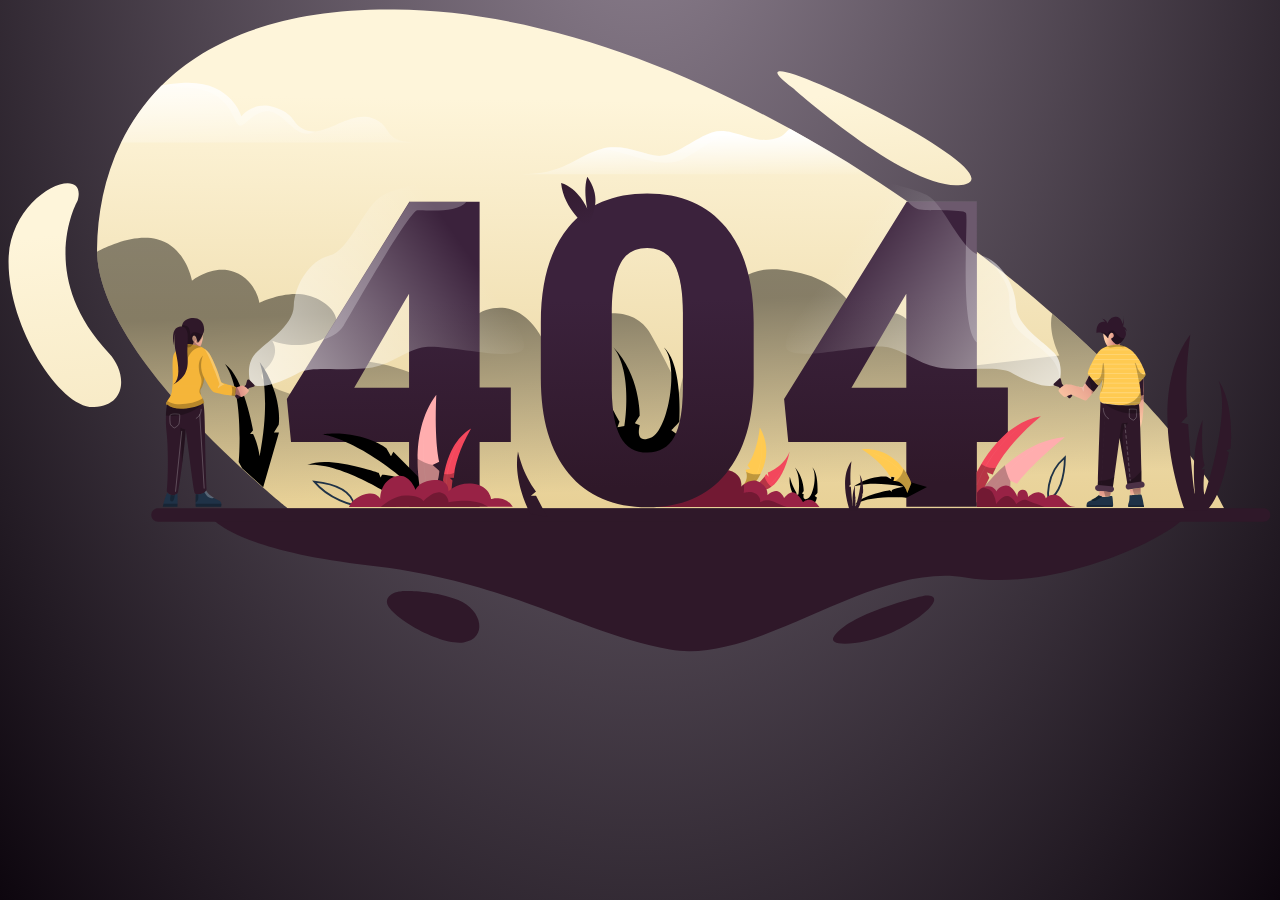
<file: pages/404wild.html>
<!DOCTYPE html>
<html lang="en">
<head>
    <meta charset="UTF-8">
    <meta name="viewport" content="width=device-width, initial-scale=1.0">
    <title>PROYEK 3</title>
    <link rel="stylesheet" href="../css/404wild.css">
</head>
<body>
    <a target="_blank" href="https://codepen.io/uiswarup/full/bGOWKqg">
        <div class="container">
        <div class="row">
          <div class="col-sm-12 col-md-12 mt-5 mb-5">
            <svg width="100%" height="auto" viewBox="0 0 636 324" fill="none" xmlns="http://www.w3.org/2000/svg">
      <g id="OBJECTS">
      <g id="Group">
      <path id="Vector" d="M101.3 255.2C101.3 255.2 111.1 272.6 181.8 280.5C252.5 288.4 288.2 314.9 333.1 322.8C378 330.7 433.6 278.5 481.8 286.5C530 294.4 588.2 264.2 592.8 255.2H101.3Z" fill="#2F1829"/>
      <path id="Vector_2" d="M611.9 251.7H601.4L140.8 251.8C140.8 251.8 136.1 248.1 128.9 241.8C125.8 239.1 122.2 235.9 118.3 232.3C116.9 231 115.4 229.6 113.9 228.2C100.2 215.3 83.6 198.2 70.1 180.1C55.9 161 45.1 140.6 44.8 122.6C44.8 122.2 44.8 121.8 44.8 121.4C45 104 48.4 85.1 56.9 67.7C61.9 57.5 68.5 47.8 77.3 39C100.1 16.2 137.1 0.300011 194.5 0.800011C261.4 1.30001 330.8 26.3 393.5 60.8C406.6 68 419.4 75.7 431.9 83.6C441.1 89.5 450.1 95.5 458.8 101.6C483.1 118.6 505.6 136.4 525.5 153.8C570.6 193.1 602.3 230.4 611.9 251.7Z" fill="url(#paint0_linear)"/>
      <path id="Vector_3" opacity="0.45" d="M611.9 251.7H601.4L140.8 251.8C140.8 251.8 136.1 248.1 128.9 241.8C125.8 239.1 122.2 235.9 118.3 232.3C116.9 231 115.4 229.6 113.9 228.2C100.2 215.3 83.6 198.2 70.1 180.1C55.9 161 45.1 140.6 44.8 122.6C50.5 119.6 63.9 113.5 75 116.3C89.5 119.9 92.6 137.2 92.6 137.2C92.6 137.2 103 128.8 113.9 132.8C124.8 136.8 126.5 148.4 126.5 148.4C126.5 148.4 139.4 141.8 150.9 144.6C162.5 147.4 171.8 158.6 159.4 165.9C147.1 173.1 133.3 167.5 132.9 167.4C133.1 167.6 137.9 174.2 129.1 182.2C120.1 190.4 154.6 197.5 154.6 197.5C154.6 197.5 155.9 175.1 179 177.6C202.1 180.1 220.8 192.6 220.8 192.6C220.8 192.6 222 158.3 240.5 152C259 145.7 268.5 165.9 268.5 165.9C268.5 165.9 309.5 139.4 323.4 164.1C337.3 188.8 337.9 193.5 337.9 193.5C337.9 193.5 349.8 128.5 387 131.5C424.2 134.5 431.1 160.3 430.5 162.9C429.9 165.5 441.2 146.2 452.4 156.7C463.6 167.2 470.1 181.8 470.1 181.8L529 174.9C529 174.9 523 163.3 525.4 153.8C570.6 193.1 602.3 230.4 611.9 251.7Z" fill="url(#paint1_linear)"/>
      <path id="Vector_4" d="M431.9 83.6H257.8C279.6 83.6 283.9 75.7 296.8 71.4C297.4 71.2 298 71 298.6 70.9C310.7 67.8 320.6 74.7 328.3 74.4C336.4 74.1 345.3 65.5 354.6 62.5C357.7 61.5 361 61.8 364.3 62.6C370.8 64.1 377.6 67.4 384.5 66.1C390.5 65 391 62.5 393.4 60.8C406.6 68 419.5 75.6 431.9 83.6Z" fill="url(#paint2_linear)"/>
      <path id="Vector_5" d="M206.5 67.7H56.9C61.8 57.7 68.3 48.1 76.9 39.4C77 39.3 77.2 39.1 77.3 39C80.8 38.3 84.6 37.8 88.7 37.6C112.4 36.6 117.4 54.5 117.4 54.5C117.4 54.5 123.6 46.2 134.8 50.2C146 54.2 142.1 59.1 151 61.8C152.2 62.1 153.4 62.2 154.7 62.1C163.2 61.4 173.9 52.1 183.4 55.5C194.4 59.4 187.3 67.7 206.5 67.7Z" fill="url(#paint3_linear)"/>
      <path id="Vector_6" d="M631.8 258.5H75.5C73.6 258.5 72.1 257 72.1 255.1C72.1 253.2 73.6 251.7 75.5 251.7H631.8C633.7 251.7 635.2 253.2 635.2 255.1C635.2 257 633.7 258.5 631.8 258.5Z" fill="#2F1829"/>
      <path id="Vector_7" opacity="0.25" d="M364.4 62.5C354.5 65 343.3 75.8 336 77.4C326.9 79.4 316.3 74.8 306 72.2C302.9 71.4 300.5 71 298.6 70.8C310.7 67.7 320.6 74.6 328.3 74.3C336.4 74 345.3 65.4 354.6 62.4C357.8 61.4 361 61.7 364.4 62.5Z" fill="white"/>
      <path id="Vector_8" opacity="0.25" d="M154.7 62.1C145.8 66.8 141.6 56.2 133.9 52.7C125 48.7 118.7 61.2 116.1 59C113.5 56.9 112.3 47.6 102.2 42.8C96.5 40.1 85.4 39.5 77 39.5C77.1 39.4 77.3 39.2 77.4 39.1C80.9 38.4 84.7 37.9 88.8 37.7C112.5 36.7 117.5 54.6 117.5 54.6C117.5 54.6 123.7 46.3 134.9 50.3C146.1 54.3 142.2 59.2 151.1 61.9C152.2 62.1 153.5 62.2 154.7 62.1Z" fill="white"/>
      <path id="Vector_9" d="M394.9 40.3C394.9 40.3 457.4 96.1 482.1 88.5C507 80.9 351.2 7.20001 394.9 40.3Z" fill="url(#paint4_linear)"/>
      <path id="Vector_10" d="M35 97C35 97 13.7 134.4 50.9 173.8C59.5 182.9 60.5 199.9 43.3 200.8C26.1 201.7 -0.599994 159.8 0.300006 126.1C1.30001 92.4 40.8 77.1 35 97Z" fill="url(#paint5_linear)"/>
      <path id="Vector_11" d="M461 295.7C461 295.7 425 303.6 415.8 315.9C411.3 321.9 429.2 321 444.5 314.4C460.5 307.5 473.6 294.9 461 295.7Z" fill="#2F1829"/>
      <path id="Vector_12" d="M200.2 293.4C200.2 293.4 214.2 293.1 226.5 297.9C238.8 302.7 241.5 317.4 229.2 319.2C217 321 189.1 304.7 190.7 298.1C191.9 293.1 200.2 293.4 200.2 293.4Z" fill="#2F1829"/>
      </g>
      <path id="Vector_13" d="M136.3 213.7L128.4 241.1C125.3 238.4 121.7 235.2 117.8 231.6L116.1 228.4C116.1 228.4 119.1 193.2 109.2 179.1C118.7 185.7 123.3 212.4 123.3 212.4L121.8 214.4H123.3C123.3 214.4 125.7 218.9 126.6 225.5C132.7 193.9 126.8 178.6 126.6 178.1C126.8 178.4 131.6 184.2 134.4 193.8C137.3 203.6 136.2 209.7 136.2 209.7L133.8 213.6H136.3V213.7Z" fill="black"/>
      <g id="Group_2">
      <g id="Group_3">
      <path id="Vector_14" d="M376.1 240.6C376.1 240.6 378.7 238.3 380.6 235.8C380.9 235.4 381.3 234.9 381.5 234.5L382.7 235.9L382.3 233.7C382.3 233.7 390.4 230.9 393.3 223.1C391.5 231.6 388.1 238 384.1 240.9C382.3 242.2 380.5 242.8 378.6 242.7C372.3 242.5 376.1 240.6 376.1 240.6Z" fill="#F3475C"/>
      <g id="Group_4" opacity="0.25">
      <path id="Vector_15" opacity="0.25" d="M393.3 223.1C392.6 225.3 391.8 227.5 390.8 229.6C389.8 231.7 388.7 233.7 387.4 235.6C386.1 237.5 384.5 239.3 382.6 240.6C380.7 242 378.3 242.7 376 242.6C375.9 242.6 375.8 242.5 375.8 242.4C375.8 242.3 375.9 242.2 376 242.2C378.3 242.4 380.5 241.7 382.4 240.4C384.3 239.1 385.9 237.4 387.2 235.5C388.6 233.6 389.7 231.6 390.7 229.5C391.7 227.5 392.5 225.3 393.3 223.1Z" fill="white"/>
      </g>
      <path id="Vector_16" opacity="0.25" d="M376.1 240.6C376.1 240.6 378.7 238.3 380.6 235.8C381.4 238.2 383.1 240 384.1 240.9C382.3 242.2 380.5 242.8 378.6 242.7C372.3 242.5 376.1 240.6 376.1 240.6Z" fill="black"/>
      </g>
      <path id="Vector_17" d="M313.5 225.2C313.5 225.2 294.9 207.7 297.9 184.4C299.8 195.2 307.7 208.1 307.7 208.1L306.7 211L310.2 210.3C310.2 210.3 314.6 183.7 304.7 170.8C318.1 184.6 317.9 205.1 317.9 205.1L315.4 208.9L317.9 210C317.9 210 315 220 323.7 216.1C332.4 212.3 337.9 179.2 330 170.8C339.4 178.9 337.9 206.8 337.9 207.7C337.9 208.6 333.8 212.4 333.8 212.4L336.9 214.7C336.9 214.7 335 233.6 313.5 225.2Z" fill="black"/>
      <path id="Vector_18" d="M398.8 250C398.8 250 392.3 243.9 393.4 235.8C394.1 239.6 396.8 244 396.8 244L396.5 245L397.7 244.8C397.7 244.8 399.2 235.5 395.8 231.1C400.4 235.9 400.4 243 400.4 243L399.5 244.3L400.4 244.7C400.4 244.7 399.4 248.2 402.4 246.8C405.4 245.5 407.3 234 404.6 231.1C407.9 233.9 407.3 243.6 407.3 243.9C407.3 244.2 405.9 245.5 405.9 245.5L407 246.3C406.9 246.4 406.3 253 398.8 250Z" fill="black"/>
      <g id="Group_5">
      <path id="Vector_19" d="M374 241.1L368.7 241.5C372.5 238.1 371.9 234.8 371.4 233.3C371.2 232.8 371 232.4 371 232.4L373.5 232L372.1 230.1C372.1 230.1 376.6 224.9 378.3 211.1C383.6 220.4 381.5 228.8 378.7 234.3C376.6 238.6 374 241.1 374 241.1Z" fill="#FFCA51"/>
      <g id="Group_6" opacity="0.25">
      <path id="Vector_20" opacity="0.25" d="M378.3 211.1C378.9 213.7 379.2 216.3 379.3 218.9C379.4 221.5 379.4 224.2 379 226.8C378.6 229.4 378 232 377 234.4C376 236.8 374.5 239.1 372.7 241.1C372.6 241.2 372.5 241.2 372.4 241.1C372.3 241 372.3 240.9 372.4 240.8C374.2 238.9 375.6 236.7 376.7 234.3C377.7 231.9 378.4 229.3 378.8 226.8C379.2 224.2 379.3 221.6 379.2 219C379.1 216.3 378.9 213.7 378.3 211.1Z" fill="white"/>
      </g>
      <path id="Vector_21" opacity="0.25" d="M374 241.1L368.7 241.5C372.5 238.1 371.9 234.8 371.4 233.3C374.2 235 377 234.8 378.7 234.3C376.6 238.6 374 241.1 374 241.1Z" fill="black"/>
      </g>
      <path id="Vector_22" d="M408.3 251.1H323L336.7 240C336.7 240 354.9 230.6 362.5 232.6C370.1 234.5 368.9 240.9 368.9 240.9C368.9 240.9 369.4 240.4 370.1 239.8C371.8 238.5 375 236.7 378.2 238.6C382.8 241.4 382.1 245 382.1 245.2C382.2 245.1 385 242.4 387.3 243.2C389.6 244.1 390.5 246.6 390.5 246.6C390.5 246.6 393.5 242.5 396 244C398.5 245.5 400 248.6 400 248.6C400 248.6 404 244.6 408.3 251.1Z" fill="#982245"/>
      <path id="Vector_23" opacity="0.25" d="M391.9 251.1H323.1L336.8 240C336.8 240 355 230.6 362.6 232.6C370.2 234.5 369 240.9 369 240.9C369 240.9 369.5 240.4 370.2 239.8C370.4 241.2 370.4 242.6 370.2 244C370.2 244 374.1 242.5 376.6 244.6C379.1 246.7 378.4 248.6 378.4 248.6C378.4 248.6 381.8 246.6 385.7 248.6C386.8 249.3 389.3 250.2 391.9 251.1Z" fill="black"/>
      </g>
      <g id="Group_7">
      <path id="Vector_24" d="M237.3 191.1V97.5H201.8V97.8L159 166.6L140.3 196.7L142.4 218.4H201.8V251H237.3V218.4H253V191H237.3V191.1ZM201.8 191.1H174.2L199.6 147.4L201.8 143.8V191.1Z" fill="url(#paint6_linear)"/>
      
      <path id="Vector_26" d="M487.5 191.1V97.5H452V97.8L390.5 196.7L392.6 218.4H452V251H487.5V218.4H503.1V191H487.5V191.1ZM452 191.1H424.4L449.8 147.4L452 143.8V191.1V191.1Z" fill="url(#paint8_linear)"/>
      <path id="Vector_27" opacity="0.25" d="M230.7 97.5C225.9 103.6 209.6 101.4 206 101.8C201.8 102.2 172.9 153.1 169 159.6C166.4 163.8 161.9 165.8 159.1 166.7L201.9 97.9V97.6H230.7V97.5Z" fill="white"/>
      <path id="Vector_28" opacity="0.25" d="M487.5 97.5V168.3C478.4 160.7 483.4 104.9 482 103.1C480.5 101.1 461.5 102.4 458 101.3C455.7 100.6 453.8 98.6 452.8 97.4H487.5V97.5Z" fill="white"/>
      <path id="Vector_29" opacity="0.25" d="M329.1 232.4C300.5 233.7 303.8 192.4 303.8 192.4C304 202.9 305.4 210.6 308.1 215.6C311 220.9 315.6 223.6 321.8 223.6C327.8 223.6 332.3 221 335.2 215.8C338.1 210.6 339.6 202.5 339.6 191.5V153.5C339.6 142.5 338.2 134.2 335.3 128.8C332.4 123.3 327.8 120.6 321.6 120.6C321.6 120.6 339.3 118.4 346.6 144.7C353.8 171 357.8 231.1 329.1 232.4Z" fill="black"/>
      
      </g>
        <g id="zero">
          <path id="Vector_25" d="M361.2 110.3C351.9 99 338.7 93.3 321.6 93.3C304.6 93.3 291.4 98.9 282.1 110.2C272.8 121.5 268.1 137.4 268.1 158.2V186.3C268.1 206.9 272.8 222.9 282.1 234.2C291.5 245.5 304.7 251.2 321.8 251.2C338.7 251.2 351.9 245.6 361.2 234.3C370.5 223 375.2 207.1 375.2 186.3V158.3C375.2 137.6 370.5 121.6 361.2 110.3ZM303.8 151.3C304 141 305.5 133.4 308.3 128.3C311.1 123.2 315.5 120.7 321.6 120.7C327.9 120.7 332.4 123.4 335.3 128.9C338.2 134.4 339.6 142.6 339.6 153.6V191.6C339.5 202.6 338.1 210.7 335.2 215.9C332.3 221.1 327.8 223.7 321.8 223.7C315.5 223.7 311 221 308.1 215.7C305.4 210.7 303.9 202.9 303.8 192.5C303.8 191.9 303.8 191.2 303.8 190.6V151.3V151.3Z" fill="url(#paint7_linear)"/>
          <path id="Vector_30" d="M291.5 110.1C291.5 110.1 279.6 101.5 278.3 88.1C286.9 90.5 291.5 101 291.5 101C291.5 101 289.3 91.4 291.5 84.9C297.8 94.1 296.1 101.6 291.5 110.1Z" fill="url(#paint9_linear)"/>
        </g>
      <g id="Group_8">
      <g id="Group_9">
      <path id="Vector_31" d="M569.9 241.4V244.7C569.3 244.6 567.9 244.7 566.7 244.9C565.9 245 565.2 245 564.8 245.1L564.5 242.3L565.8 242.1L569.9 241.4Z" fill="url(#paint10_linear)"/>
      <g id="handboy">
      <path id="Vector_32" d="M529.1 188C529.1 188 529.2 188.3 528.8 188.7C528.5 189 528 189.3 527.1 189.7C521.7 191.8 510.6 186.7 504.5 183.3C498.5 179.9 481.3 182.7 469.7 181.1C458.1 179.5 453.2 173.3 442.8 170.7C432.4 168.1 393.6 179.3 391.4 170.6C389.2 161.9 432.8 77.2 436.6 83.1C440.3 89 453.2 89.4 462.3 94.1C471.4 98.8 479.1 122.1 489.2 124.4C490.6 124.7 491.9 125.2 493.2 125.9C501.2 130.2 507 140.9 507.2 149.7C507.4 159.9 521.4 168.1 526.5 173.6C531.5 179.2 529.1 188 529.1 188Z" fill="url(#paint11_linear)"/>
      <path id="Vector_33" opacity="0.25" d="M529.1 188C529.1 188 529.2 188.3 528.8 188.7C530.6 177.5 520.3 172.2 510.8 164.4C501.1 156.3 505.2 150.2 503.2 141.9C502 137 497 130.5 493.2 126C501.2 130.3 507 141 507.2 149.8C507.4 160 521.4 168.2 526.5 173.7C531.5 179.2 529.1 188 529.1 188Z" fill="white"/>
      <path id="Vector_34" d="M528.9 186.5L526.3 188.9C525.9 189.2 526.1 189.8 526.5 190L528.7 190.7L533.7 196.2C533.9 196.4 534.3 196.5 534.5 196.2L535.3 195.4C535.5 195.2 535.6 194.8 535.3 194.6L530.3 189.1L529.8 186.9C529.8 186.3 529.2 186.1 528.9 186.5Z" fill="#2F1829"/>
      <path id="Vector_35" d="M548.7 190C548 190.9 547.2 192 546.3 193.1C546 193.5 545.6 193.9 545.3 194.3C543.9 196 542.7 197.4 542.3 197.5C541.3 197.7 535.7 194.5 534.9 194.5C534.1 194.5 532.2 195.9 531.7 195.7C531.2 195.6 528.5 193.1 528.6 192.4C528.7 191.8 531.1 189.6 532.3 189.3C532.6 189.2 533.4 189.3 534.3 189.5H534.4C536.7 190 540.1 191.1 540.6 190.8C540.9 190.7 541.4 189.8 542 188.7C542.2 188.3 542.4 187.9 542.6 187.5C542.9 187 543.1 186.5 543.4 186C543.6 185.5 543.8 185.1 544 184.8C544.5 185.6 545.3 186.6 546.2 187.5C547.2 188.8 548.2 189.8 548.7 190Z" fill="url(#paint12_linear)"/>
      </g>
      <path id="Vector_36" d="M571.4 196.6C571.4 198.4 571.4 200.2 571.3 201.6C570.9 207.3 570.4 211.9 568.5 212C566.6 212.1 566.2 196.7 566.3 195.8C566.3 195.6 566.3 195.2 566.4 194.7C566.5 193 566.5 190 566.5 188.7C566.5 188.4 566.5 188.2 566.5 188.1L566.9 187.9L571.1 185.2C571.1 185.2 571.3 188.8 571.5 193C571.5 193.6 571.5 194.1 571.5 194.7C571.4 195.3 571.4 195.9 571.4 196.6Z" fill="url(#paint13_linear)"/>
      <path id="Vector_37" opacity="0.25" d="M571.4 196.6C570.4 197.4 568.8 198.5 567.2 198.6C564.6 198.7 568.4 193.2 569.3 193.1C569.6 193.1 570.4 193 571.3 193C571.3 193.6 571.3 194.1 571.3 194.7C571.4 195.3 571.4 195.9 571.4 196.6Z" fill="black"/>
      <path id="Vector_38" d="M571.4 194.7C570.3 195.1 568.9 195.3 567 194.9C566.7 194.8 566.5 194.8 566.3 194.6C564.7 193.7 565.3 191 566.4 188.6C566.5 188.3 566.7 188 566.8 187.8L571 185.1C571 185.1 571.3 189.8 571.4 194.7Z" fill="#2F1829"/>
      <path id="Vector_39" d="M562.5 164.2C562.4 164.8 562.2 165.5 561.7 166.2C561.2 167.1 560.4 168 559.7 168.6C559.1 169 558.6 169.3 558.2 169.3C556.9 169.1 555.2 166.9 555.1 166.5C555.1 166.1 556.5 165.9 556.4 164.7C556.2 163.5 555.4 163.3 554.9 163.5C554.3 163.7 553.6 165 553.6 166.2C553.2 166.1 552.5 164.7 551.1 163.8C550.7 163.6 550.3 163.4 549.8 163.3C549.2 163.2 548.5 163.2 547.7 163.5C547.3 159.1 550 157.2 552 158C552 158 551.3 156.5 550.2 156.2C552.7 156.6 553.3 158.7 553.3 158.7C553.3 158.7 554 155.8 557.1 155.4C560.2 155 560.8 159.1 560.8 159.1C560.8 159.1 561.5 157.1 561.2 155.9C561.8 157.5 561.1 160.2 561.1 160.2C561.1 160.2 562.6 160.6 563 162.6C561.7 161.6 561.7 161.7 561.7 161.7C561.7 161.7 562.6 162.3 562.5 164.2Z" fill="#2F172B"/>
      <path id="Vector_40" d="M559.7 168.5C559.5 169.2 559.2 169.8 559.1 170.1C558.8 170.7 555.6 173.4 553.3 170.3C551.4 167.7 551.1 164.7 551.1 163.8C552.5 164.6 553.2 166.1 553.6 166.2C553.6 165 554.3 163.8 554.9 163.5C555.5 163.3 556.2 163.5 556.4 164.7C556.6 165.9 555.1 166.1 555.1 166.5C555.1 166.9 556.8 169.1 558.2 169.3C558.6 169.2 559.1 169 559.7 168.5Z" fill="url(#paint14_linear)"/>
      <path id="Vector_41" d="M561.3 155.6C561.2 155.4 561.2 155.3 561.1 155.2C561.2 155.3 561.2 155.5 561.3 155.6Z" fill="#2F172B"/>
      <path id="Vector_42" d="M572.4 184.6C572.1 185.2 571.7 185.7 571.4 186.2C571.3 186.3 571.2 186.5 571.1 186.6C570.1 187.8 569.2 188.5 569.2 188.5C569.2 188.5 569.2 188.5 569.2 188.6C569.2 188.7 569.2 188.8 569.3 189C569.4 189.4 569.5 190.1 569.6 191C569.6 191.1 569.6 191.3 569.7 191.4C569.8 191.8 569.8 192.2 569.8 192.6C569.8 192.8 569.9 193.1 569.9 193.3C569.9 193.4 569.9 193.6 569.9 193.7C570 194.4 570 195 570 195.7C570 195.8 570 196 570 196.1C570 196.9 569.9 197.6 569.8 198.1C569.8 198.3 569.7 198.4 569.7 198.5C569.6 198.7 569.6 198.8 569.5 198.9C569.4 199 569.2 199.1 569 199.2C567.5 199.9 563.7 199.9 559.8 199.7C556.5 199.5 553.2 199.2 551.5 198.9C551 198.8 550.6 198.7 550.3 198.5C550.1 198.4 549.9 198.2 549.8 198.1C549.7 198 549.6 197.9 549.6 197.8C549.3 197.3 549.2 196.8 549.2 196.1C549.2 196 549.2 195.8 549.2 195.7C549.3 195.1 549.4 194.5 549.5 193.8V193.7C549.5 193.6 549.6 193.4 549.6 193.3C549.8 192.6 550 192 550.1 191.3C550.1 191.2 550.1 191.1 550.2 191V190.9C550.4 190.1 550.5 189.4 550.5 188.9C550.5 188.7 550.5 188.6 550.6 188.5C550.7 187.2 550.6 186.8 550.6 186.8C550.6 186.8 550.3 187.6 549.8 188.5C549.7 188.6 549.6 188.8 549.6 188.9C549.3 189.4 548.9 189.9 548.7 189.9C548.7 189.9 548.6 189.9 548.5 189.9C548.2 189.8 547.8 189.4 547.3 188.9C547.2 188.8 547 188.6 546.9 188.5C546.6 188.2 546.3 187.9 546 187.5C545.7 187.2 545.4 186.8 545.1 186.5C545 186.4 544.9 186.2 544.8 186.1C544.4 185.6 544.1 185.2 543.8 184.8C543.6 184.5 543.5 184.3 543.4 184.1C543.3 184 543.3 183.9 543.3 183.8V183.7C543.4 183.4 543.6 182.6 543.9 181.7C544 181.6 544 181.4 544.1 181.3C544.3 180.7 544.6 180 545 179.3C545.1 179.2 545.1 179 545.2 178.9C545.5 178.3 545.9 177.6 546.2 176.9C546.3 176.8 546.4 176.6 546.4 176.5C546.8 175.8 547.2 175.1 547.6 174.5C547.7 174.4 547.8 174.2 547.9 174.1C548.5 173.3 549 172.6 549.6 172.1C549.8 171.9 549.9 171.8 550.1 171.7C550.2 171.6 550.3 171.6 550.4 171.5C551.2 171 552 170.6 552.8 170.3C555.5 169.3 557.8 169.4 557.8 169.4C559.1 169.4 560.4 169.7 561.7 170.2C562.6 170.6 563.5 171.1 564.4 171.7C564.6 171.8 564.8 172 565 172.1C565.7 172.7 566.4 173.3 567 174.1C567.1 174.2 567.2 174.4 567.4 174.5C567.9 175.1 568.4 175.8 568.8 176.5C568.9 176.6 569 176.8 569.1 176.9C569.5 177.5 569.8 178.2 570.2 178.9C570.3 179 570.3 179.2 570.4 179.3C570.7 179.9 571 180.6 571.3 181.3C571.4 181.4 571.4 181.6 571.5 181.7C571.7 182.3 572 183 572.2 183.7C572.2 183.8 572.3 184 572.3 184.1C572.4 184.3 572.4 184.5 572.4 184.6Z" fill="#FFCA51"/>
      <g id="Group_10">
      <path id="Vector_43" opacity="0.25" d="M565.2 172.2H549.9C550.1 172 550.2 171.9 550.4 171.8H564.6C564.8 171.9 565 172 565.2 172.2Z" fill="white"/>
      <path id="Vector_44" opacity="0.25" d="M567.6 174.6H548C548.1 174.5 548.2 174.3 548.3 174.2H567.3C567.3 174.3 567.4 174.4 567.6 174.6Z" fill="white"/>
      <path id="Vector_45" opacity="0.25" d="M569.2 177H546.4C546.5 176.9 546.6 176.7 546.6 176.6H569C569.1 176.7 569.1 176.8 569.2 177Z" fill="white"/>
      <path id="Vector_46" opacity="0.25" d="M570.5 179.4H545.2C545.3 179.3 545.3 179.1 545.4 179H570.3C570.4 179.1 570.4 179.2 570.5 179.4Z" fill="white"/>
      <path id="Vector_47" opacity="0.25" d="M571.5 181.8H544.2C544.3 181.7 544.3 181.5 544.4 181.4H571.4C571.4 181.5 571.5 181.7 571.5 181.8Z" fill="white"/>
      <path id="Vector_48" opacity="0.25" d="M572.3 184.2H543.6C543.5 184.1 543.5 184 543.5 183.9V183.8H572.2C572.2 183.9 572.3 184 572.3 184.2Z" fill="white"/>
      <path id="Vector_49" opacity="0.25" d="M571.4 186.2C571.3 186.3 571.2 186.5 571.1 186.6H545.4C545.3 186.5 545.2 186.3 545.1 186.2H571.4Z" fill="white"/>
      <path id="Vector_50" opacity="0.25" d="M547.1 188.6H550C549.9 188.7 549.8 188.9 549.8 189H547.5C547.4 188.9 547.3 188.7 547.1 188.6Z" fill="white"/>
      <path id="Vector_51" opacity="0.25" d="M569.3 189H550.7C550.7 188.8 550.7 188.7 550.8 188.6H569.3C569.3 188.7 569.3 188.8 569.3 189Z" fill="white"/>
      <path id="Vector_52" opacity="0.25" d="M569.7 191.4H550.3C550.3 191.3 550.3 191.2 550.4 191.1V191H569.7C569.7 191.1 569.7 191.3 569.7 191.4Z" fill="white"/>
      <path id="Vector_53" opacity="0.25" d="M570 193.8H549.7C549.7 193.7 549.8 193.5 549.8 193.4H570C569.9 193.6 570 193.7 570 193.8Z" fill="white"/>
      <path id="Vector_54" opacity="0.25" d="M570.1 195.8C570.1 195.9 570.1 196.1 570.1 196.2H549.3C549.3 196.1 549.3 195.9 549.3 195.8H570.1Z" fill="white"/>
      <path id="Vector_55" opacity="0.25" d="M569.9 198.2C569.9 198.4 569.8 198.5 569.8 198.6H550.5C550.3 198.5 550.1 198.3 550 198.2H569.9Z" fill="white"/>
      </g>
      <path id="Vector_56" d="M570.3 238.7C569.4 239.3 563.3 239.9 563.3 239.9L563.1 238.8L562 232.1L559.3 216.4L556.6 236.1L555.8 241.9C555.8 241.9 548.3 242.3 548.3 240.5C548.3 240.3 548.3 239.5 548.4 238.2C548.6 230.2 549.5 203.9 549.7 198C550 198.6 550.7 199 551.7 199.1C551.8 199.1 551.9 199.1 552 199.1C555.8 199.7 566.5 200.6 569.1 199.4C569.2 200.4 569.3 201.9 569.4 203.8C569.8 211.4 570.1 225.2 570.3 232.9C570.3 236.4 570.3 238.7 570.3 238.7Z" fill="#2F1829"/>
      <path id="Vector_57" opacity="0.25" d="M562 232.1L559.3 216.4C559.3 216.4 560 210.1 560.3 209.3C560.6 208.6 562.5 209.1 563.3 208.6C563.7 209.6 561 211 560.8 214.3C560.7 216.6 561.5 226.7 562 232.1Z" fill="black"/>
      <path id="Vector_58" opacity="0.25" d="M551.1 201.4C551.1 201.4 550.9 205 553.8 206.7" stroke="white" stroke-width="0.4635" stroke-miterlimit="10" stroke-linecap="round" stroke-linejoin="round"/>
      <g id="Group_11" opacity="0.25">
      <g id="Group_12" opacity="0.25">
      <path id="Vector_59" opacity="0.25" d="M551.8 206.2L551.7 206.9" stroke="white" stroke-width="0.4635" stroke-linecap="round" stroke-linejoin="round"/>
      <path id="Vector_60" opacity="0.25" d="M551.7 208.2L550.3 238" stroke="white" stroke-width="0.4635" stroke-linecap="round" stroke-linejoin="round" stroke-dasharray="1.39 1.39"/>
      <path id="Vector_61" opacity="0.25" d="M550.2 238.7V239.4" stroke="white" stroke-width="0.4635" stroke-linecap="round" stroke-linejoin="round"/>
      </g>
      </g>
      <path id="Vector_62" opacity="0.25" d="M562 209.6L564.7 237.9" stroke="white" stroke-width="0.4635" stroke-miterlimit="10" stroke-linecap="round" stroke-linejoin="round" stroke-dasharray="1.39 1.39"/>
      <path id="Vector_63" opacity="0.25" d="M564.3 201.9C564.3 201.9 564 205.4 564.3 206C564.6 206.7 565.9 207.2 566.2 207.4C566.5 207.5 567.7 206.4 567.8 205.7C567.9 205 567.9 202 567.9 202C567.9 202 565.7 201.6 564.3 201.9Z" stroke="white" stroke-width="0.4635" stroke-miterlimit="10" stroke-linecap="round" stroke-linejoin="round"/>
      <path id="Vector_64" opacity="0.25" d="M570.3 238.7C569.4 239.3 563.3 239.9 563.3 239.9L563.1 238.8C564.9 237.8 568.4 235.6 570.2 232.9C570.3 236.4 570.3 238.7 570.3 238.7Z" fill="black"/>
      <path id="Vector_65" d="M570.7 241.3L569.9 241.4L564.5 242.2L564.1 242.3C563.3 242.4 562.6 241.9 562.4 241.1V241C562.3 240.2 562.8 239.5 563.6 239.3L570.2 238.3C571 238.2 571.7 238.7 571.9 239.5V239.6C572 240.4 571.5 241.2 570.7 241.3Z" fill="#4C3146"/>
      <path id="Vector_66" opacity="0.25" d="M556.7 236L555.9 241.8C555.9 241.8 548.4 242.2 548.4 240.4C548.4 240.2 548.4 239.4 548.5 238.1C550.2 238 554.3 237.5 556.7 236Z" fill="black"/>
      <path id="Vector_67" d="M556.5 242.2V242.3C556.4 243.1 555.7 243.7 554.9 243.6L549.2 243.1L548.3 243C547.5 242.9 546.9 242.2 547 241.4V241.3C547.1 240.5 547.8 239.9 548.6 240L555.2 240.6C556 240.7 556.6 241.4 556.5 242.2Z" fill="#4C3146"/>
      <path id="Vector_68" opacity="0.25" d="M569.4 203.8C560.2 205 554 200.8 551.9 199.1C555.7 199.7 566.4 200.6 569 199.4C569.2 200.4 569.3 201.9 569.4 203.8Z" fill="black"/>
      <path id="Vector_69" opacity="0.25" d="M550.4 191.1C551.1 187.8 550.8 186.9 550.8 186.9C550.8 186.9 549.6 189.9 548.9 190C548.6 190 547.4 188.9 546.2 187.6C547.2 187.3 548.7 186.8 549.5 185.9C550.7 184.5 550.6 178.5 551.1 178.5C551.6 178.5 552.7 189.6 549.6 193.9C549.9 193 550.2 192 550.4 191.1Z" fill="black"/>
      <path id="Vector_70" opacity="0.25" d="M572.4 184.6C571 187.2 569.2 188.5 569.2 188.5C569.2 188.5 567.6 179.9 567.1 179.1C566.7 178.4 567.3 177.8 568.2 180.7C568.9 183 570.7 184.7 572.3 184.3C572.4 184.3 572.4 184.4 572.4 184.6Z" fill="black"/>
      <path id="Vector_71" opacity="0.25" d="M569.5 199.1C569.4 199.2 569.2 199.3 569 199.4C567.5 200.1 563.7 200.1 559.8 199.9C562.4 199.6 568.7 198.2 569.8 192.7C570.1 195.2 570.3 198.2 569.5 199.1Z" fill="black"/>
      <path id="Vector_72" opacity="0.25" d="M562 170.2C561.7 170.6 561.1 170.8 560.1 170.6C558.2 170.2 555.7 171 554.5 170.8C553.8 170.7 553.4 170.5 553.1 170.3C555.8 169.3 558.1 169.4 558.1 169.4C559.4 169.4 560.7 169.7 562 170.2Z" fill="black"/>
      <path id="Vector_73" d="M548.7 190C548 190.9 547.2 192 546.3 193.1C544.4 192 542.9 190 542 188.8C542.8 187.4 543.6 185.7 544 184.9C544.5 185.7 545.3 186.7 546.2 187.6C547.2 188.8 548.2 189.8 548.7 190Z" fill="#2F1829"/>
      <path id="Vector_74" opacity="0.25" d="M548.7 190C548 190.9 547.2 192 546.3 193.1C546 193.5 545.6 193.9 545.3 194.3C545.4 190.8 544.2 187.7 543.5 186.1C543.7 185.6 543.9 185.2 544.1 184.9C544.6 185.7 545.4 186.7 546.3 187.6C547.2 188.8 548.2 189.8 548.7 190Z" fill="black"/>
      <path id="Vector_75" opacity="0.25" d="M542.7 187.6C542.7 188.6 541.7 190.1 541.5 190.5C541.2 191 541.4 193.3 541.1 193C540.8 192.7 540.7 191.6 540.3 191.2C539.9 190.9 535.3 189.7 534.5 189.5C536.8 190 540.2 191.1 540.7 190.8C541 190.7 541.5 189.8 542.1 188.7C542.3 188.5 542.5 188.1 542.7 187.6Z" fill="white"/>
      <path id="Vector_76" opacity="0.25" d="M561.7 166.2C561.2 167.1 560.4 168 559.7 168.6C559.1 169 558.6 169.3 558.2 169.3C556.9 169.1 555.2 166.9 555.1 166.5C555.1 166.1 556.5 165.9 556.4 164.7C556.2 163.5 555.4 163.3 554.9 163.5C554.3 163.7 553.6 165 553.6 166.2C553.2 166.1 552.5 164.7 551.1 163.8C550.7 163.6 550.3 163.4 549.8 163.3C550.5 163.2 551.4 163.2 551.9 163.4C553.1 163.9 553.2 164.4 553.2 164.4C553.2 164.4 553.4 162.6 555.4 162.2C557.1 161.9 558.4 166.5 561.7 166.2Z" fill="black"/>
      <path id="Vector_77" d="M555.9 251.1H542.8C542.8 251.1 542.7 250.7 542.7 250.2C542.7 249.5 542.9 248.6 544 248.2C544.4 248 544.8 247.9 545.2 247.7C546.8 246.9 548.6 245.9 548.9 245.3C548.9 245.3 549 245.3 549.2 245.4C549.5 245.5 550.1 245.8 550.8 246C551.1 246.1 551.4 246.1 551.7 246.1C552.4 246.1 553.9 245.7 554.8 245.6C555.2 245.5 555.5 245.5 555.6 245.7C555.8 246 556 248.7 556.1 250.2C555.8 250.7 555.9 251.1 555.9 251.1Z" fill="#1F3247"/>
      <path id="Vector_78" d="M554.9 243.6C554.8 244.2 554.7 244.9 554.5 245.5C553.8 245.6 552.9 245.8 552.2 245.9C551.9 245.9 551.7 246 551.5 246C550.7 246 549.6 245.5 549.1 245.3C549.1 244.6 549.2 243.7 549.2 243L551.5 243.2L554.9 243.6Z" fill="url(#paint15_linear)"/>
      <path id="Vector_79" d="M571.6 251.1H563.7C563.7 251.1 563.6 250.7 563.6 250.2C563.6 249.8 563.7 249.4 563.9 248.9C564.5 247.6 564.2 245.6 564.4 245.2C564.4 245.2 564.5 245.2 564.8 245.2C565.9 245.1 569 244.8 569.9 244.8C570 244.8 570 244.8 570.1 244.8C570.6 245 571.2 248.4 571.5 250.2C571.6 250.6 571.6 250.9 571.6 251.1Z" fill="#1F3247"/>
      <path id="Vector_80" opacity="0.25" d="M555.8 250.1C555.8 250.7 555.9 251 555.9 251H542.8C542.8 251 542.7 250.6 542.7 250.1H555.8Z" fill="black"/>
      <path id="Vector_81" opacity="0.25" d="M571.6 251.1H563.7C563.7 251.1 563.6 250.7 563.6 250.2H571.5C571.6 250.6 571.6 250.9 571.6 251.1Z" fill="black"/>
      <path id="Vector_82" d="M550.6 245.9C549.4 246.7 547.1 248.1 546.3 248.1C545.7 248.1 545.3 247.8 545 247.6C546.6 246.8 548.4 245.8 548.7 245.2C548.7 245.2 548.8 245.2 549 245.3C549.4 245.5 550 245.7 550.6 245.9Z" fill="#122230"/>
      <path id="Vector_83" opacity="0.25" d="M554.9 243.6C554.8 244.2 554.7 244.9 554.5 245.5C553.8 245.6 552.9 245.8 552.2 245.9L551.4 243.2L554.9 243.6Z" fill="black"/>
      <path id="Vector_84" opacity="0.25" d="M569.9 241.4V244.7C569.3 244.6 567.9 244.7 566.7 244.9L565.8 242.1L569.9 241.4Z" fill="black"/>
      </g>
      </g>
      <g id="Group_13">
      <g id="Group_14">
      <path id="Vector_85" d="M98.3 163.3C98.3 163.3 98.2 164.3 98.1 165.5C97.9 167.1 97.5 169.2 96.8 170.2C96.8 170.2 96.8 170.3 96.7 170.3C95.6 171.7 93.6 171.4 92.6 169.6C93.2 168.8 93.5 167.9 93.1 167.5C92.3 166.7 92.5 164.4 93.7 164.7C94.9 165 95.1 168.2 95.5 168.1C95.8 168.2 97.6 165.3 98.3 163.3Z" fill="url(#paint16_linear)"/>
      <path id="Vector_86" d="M98.7 161.9C98.7 162.2 98.6 162.7 98.4 163.3C98.3 163.6 98.1 164 98 164.3C97.2 166.1 95.9 168.1 95.6 168.2C95.2 168.3 95 165 93.8 164.8C92.6 164.5 92.4 166.8 93.2 167.6C93.6 168 93.3 168.9 92.7 169.7C92 170.5 91 171.1 89.9 170.4C87.9 169.2 87.5 161.4 87.5 160.8C87.5 160.8 87.5 160.3 87.6 159.6C87.8 158.6 88.5 157.4 90.2 156.6C93.2 155.3 98.7 155.6 98.7 161.9Z" fill="#2F1829"/>
      <path id="Vector_87" d="M114.4 194.3C114.4 194.4 114.4 194.5 114.3 194.5C114.2 194.9 114.1 195.1 114 195.1C113.9 195.1 113.3 195.1 112.4 195C111.2 194.8 109.4 194.6 107.8 194.3C105.8 193.9 104 193.5 103.4 193.2C102.9 192.9 102.1 191.9 101.3 190.7C101.1 190.4 100.9 190.1 100.7 189.7C99.7 188.1 98.9 186.5 98.7 186.1C98.7 186 98.6 186 98.6 186C98.6 186 98.6 186 98.6 186.1C98.6 186.5 98.4 188.1 97.9 189.7C97.8 190 97.7 190.4 97.5 190.7C97.4 191 97.2 191.3 97 191.5C96.5 192.3 96.6 193.3 96.9 194.3C96.9 194.4 97 194.5 97 194.7C97.1 194.9 97.2 195.1 97.3 195.3C97.5 195.7 97.6 196 97.8 196.3C98.3 197.3 98.7 198.2 98.6 198.7C98.6 198.8 98.5 198.8 98.4 198.9C98.3 199 98.3 199 98.2 199.1C97.9 199.3 97.3 199.6 96.6 199.9C92.7 201.5 83.9 203.4 80.1 199.9C80 199.8 80 199.8 79.9 199.7C79.7 199.4 79.6 199.2 79.6 198.9C79.6 198.5 79.8 198.2 80.1 197.7C80.5 197 81.2 196.3 81.7 195.2C81.9 194.9 82 194.6 82.1 194.2C82.3 193.7 82.5 193.1 82.5 192.4C82.6 191.8 82.6 191.1 82.7 190.5C82.7 190.2 82.8 189.8 82.8 189.5C82.9 188.2 82.9 187 82.9 185.9C82.9 185.6 82.9 185.2 82.9 184.9C82.9 183.6 82.8 182.4 82.8 181.3C82.8 181 82.8 180.6 82.8 180.3C82.8 179 82.8 177.8 82.9 176.7C82.9 176.4 83 176 83 175.7C83.3 174.2 83.9 173 85 172.1L85.1 172C85.5 171.7 85.9 171.4 86.2 171.1C86.6 170.8 87 170.6 87.3 170.3C89.7 168.9 90.9 169.1 90.9 169.1C90.9 169.1 91.6 169.1 92.7 169.3C93.8 169.5 95.1 169.8 96.5 170.3C96.7 170.4 96.8 170.4 97 170.5C97.4 170.7 97.7 170.8 98.1 171C98.3 171.1 98.6 171.3 98.8 171.4C99.1 171.6 99.4 171.8 99.6 172C100.3 172.5 100.8 173.1 101.3 173.8C101.6 174.3 102 175 102.3 175.6C102.5 175.9 102.6 176.2 102.8 176.6C103.3 177.8 103.9 179 104.4 180.2C104.5 180.5 104.7 180.9 104.8 181.2C105.3 182.5 105.8 183.8 106.1 184.8C106.2 185.1 106.3 185.5 106.4 185.8C106.8 186.9 107 187.6 107.1 187.9C107.2 188.3 108.1 188.7 109.2 189.1C109.6 189.2 109.9 189.3 110.3 189.4C111.1 189.6 111.8 189.8 112.5 190C113 190.1 113.5 190.3 113.9 190.4C114.3 190.5 114.5 190.6 114.6 190.7C114.6 190.7 114.6 190.8 114.7 190.9C114.7 191.8 114.6 193.3 114.4 194.3Z" fill="#F5B539"/>
      <g id="Group_15" opacity="0.25">
      <g id="Group_16" opacity="0.25">
      <path id="Vector_88" opacity="0.25" d="M98.1 171.4C98.4 171.6 98.7 171.7 99 171.9H85.7C85.9 171.7 86.2 171.5 86.4 171.4H98.1ZM98.1 171.2H86.2C85.8 171.5 85.5 171.7 85.1 172.1L85 172.2H99.7C99.2 171.8 98.7 171.5 98.1 171.2Z" fill="white"/>
      </g>
      <g id="Group_17" opacity="0.25">
      <path id="Vector_89" opacity="0.25" d="M102.1 176.1C102.2 176.3 102.3 176.4 102.4 176.6H83.1C83.1 176.4 83.2 176.2 83.2 176.1H102.1ZM102.3 175.8H83C82.9 176.1 82.9 176.4 82.9 176.8H102.8C102.6 176.5 102.4 176.1 102.3 175.8Z" fill="white"/>
      </g>
      <g id="Group_18" opacity="0.25">
      <path id="Vector_90" opacity="0.25" d="M104.2 180.7C104.3 180.9 104.3 181 104.4 181.2H83.1C83.1 181 83.1 180.9 83.1 180.7H104.2ZM104.3 180.5H82.8C82.8 180.8 82.8 181.1 82.8 181.5H104.7C104.6 181.1 104.4 180.8 104.3 180.5Z" fill="white"/>
      </g>
      <g id="Group_19" opacity="0.25">
      <path id="Vector_91" opacity="0.25" d="M105.9 185.3L106 185.7L106.1 185.9H83.3C83.3 185.7 83.3 185.6 83.3 185.4H105.9V185.3ZM106 185.1H83C83 185.4 83 185.7 83 186.1H106.4C106.3 185.8 106.1 185.4 106 185.1Z" fill="white"/>
      </g>
      <g id="Group_20" opacity="0.25">
      <path id="Vector_92" opacity="0.25" d="M97.6 189.9C97.5 190.1 97.5 190.3 97.4 190.4H83.1C83.1 190.2 83.1 190.1 83.1 189.9H97.6ZM97.9 189.7H82.9C82.9 190 82.9 190.3 82.8 190.7H97.5C97.7 190.4 97.8 190 97.9 189.7Z" fill="white"/>
      </g>
      <g id="Group_21" opacity="0.25">
      <path id="Vector_93" opacity="0.25" d="M110.2 189.9C110.8 190.1 111.4 190.2 111.9 190.4L112.1 190.5H101.5C101.4 190.3 101.3 190.2 101.2 190H110.2V189.9ZM110.2 189.7H100.7C100.9 190 101.1 190.4 101.3 190.7H113.7C113.3 190.6 112.9 190.4 112.3 190.3C111.8 190.1 111 189.9 110.2 189.7Z" fill="white"/>
      </g>
      <g id="Group_22" opacity="0.25">
      <path id="Vector_94" opacity="0.25" d="M96.9 194.6C96.9 194.6 96.9 194.7 97 194.7V194.8C97 194.9 97.1 195 97.1 195.1H82.2C82.3 194.9 82.4 194.8 82.4 194.6H96.9V194.6ZM97 194.3H82.2C82.1 194.7 81.9 195 81.8 195.3H97.4C97.3 195.1 97.2 194.9 97.1 194.7C97.1 194.6 97.1 194.5 97 194.3Z" fill="white"/>
      </g>
      <g id="Group_23" opacity="0.25">
      <path id="Vector_95" opacity="0.25" d="M114.1 194.6C114 194.9 113.9 195 113.9 195C113.9 195 113.9 195 113.8 195C113.6 195 113.1 195 112.4 194.9C111.8 194.8 111.2 194.7 110.5 194.6H114.1V194.6ZM114.4 194.3H107.8C109.4 194.6 111.2 194.9 112.4 195C113.1 195.1 113.6 195.1 113.8 195.1C113.9 195.1 113.9 195.1 114 195.1C114.1 195.1 114.2 194.8 114.3 194.5C114.4 194.5 114.4 194.4 114.4 194.3Z" fill="white"/>
      </g>
      <g id="Group_24" opacity="0.25">
      <path id="Vector_96" opacity="0.25" d="M97.8 199.2C97.5 199.4 97.1 199.5 96.7 199.7H80.4L80.3 199.6L80.1 199.8L80.2 199.6C80.1 199.5 80 199.4 80 199.2H97.8ZM98.5 199H79.7C79.7 199.3 79.8 199.5 80 199.8C80.1 199.9 80.1 199.9 80.2 200H96.7C97.4 199.7 97.9 199.4 98.3 199.2C98.4 199.1 98.4 199 98.5 199Z" fill="white"/>
      </g>
      </g>
      <path id="Vector_97" d="M99.9 242.3C99.8 242.5 99.8 242.7 99.7 242.8C98.6 244.7 95.6 244.9 94.5 244.5C94.4 244.5 94.2 244.4 94.2 244.3C93.5 243.7 93 238.9 89.4 211.7C89.4 211.8 89.4 211.8 89.4 211.9C89.3 215.8 88.5 222.6 87.7 228.9C86.8 235.9 85.8 242.2 85.6 243.2C85.6 243.5 85.4 243.8 85.2 244.1C84.2 245.2 81.7 245.5 80.2 243.7C80.1 243.6 80 243.4 79.9 243.2C80.5 238.2 80.8 222.8 79.8 213.6C79.4 210.2 79.4 207.2 79.5 204.8C79.6 202.3 79.9 200.5 80.1 199.5C83.9 203.3 93.1 201.3 97 199.6C97.6 199.3 98 199.1 98.3 198.9C99.3 203.5 98.9 216.4 99.9 242.3Z" fill="#2F1829"/>
      <path id="Vector_98" opacity="0.25" d="M97.1 170.7C90.7 170.9 88.9 180.8 88.9 180.8L87.4 170.4C89.8 169 91 169.2 91 169.2C91 169.2 94.1 169.4 97.1 170.7Z" fill="black"/>
      <path id="Vector_99" d="M107.2 251C107.2 251 96.3 251 94.5 251C94.4 250.6 94.4 250.1 94.4 249.5C94.4 249.3 94.4 249.1 94.4 248.8C94.4 247.3 94.4 245.5 94.5 244.6C94.8 244.7 95.2 244.8 95.7 244.7C96.7 244.7 97.9 244.4 98.8 243.8C99.1 243.6 99.4 243.2 99.6 242.9C100.4 244.6 102 245.7 103.5 246.5C104.8 247.2 106.1 247.7 106.6 248.1C107.1 248.5 107.3 249 107.3 249.5C107.5 250.2 107.2 251 107.2 251Z" fill="#1F3247"/>
      <path id="Vector_100" d="M85.3 249.5C85.3 250.5 85.2 251 85.2 251H77.9C78 250.5 78.1 250 78.2 249.5C78.8 247 79.7 244.8 80.1 243.9C80.6 244.5 81.2 244.8 81.8 245C82.5 245.2 83.2 245.2 83.9 245C84.4 244.8 84.9 244.6 85.2 244.2C85.4 246.3 85.3 248.2 85.3 249.5Z" fill="#1F3247"/>
      <path id="Vector_101" opacity="0.25" d="M98.7 198.7C98.7 198.8 98.5 199 98.3 199.1C96 200.7 84.4 204.1 80.1 199.7C79.5 199.1 79.8 198.5 80.3 197.8C80.9 198.3 82 198.8 84 199.2C87.9 199.8 94.7 198.8 98 196.4C98.4 197.4 98.8 198.2 98.7 198.7Z" fill="black"/>
      <g id="girllight">
      <path id="Vector_102" d="M121.8 188C121.8 188 119.4 179.3 124.5 173.8C129.6 168.3 143.5 160.1 143.8 149.9C144.1 139.7 151.7 126.9 161.8 124.5C171.9 122.2 179.6 98.8 188.7 94.2C197.8 89.5 210.7 89.1 214.4 83.2C218.1 77.3 261.7 162 259.6 170.7C257.4 179.4 218.6 168.2 208.2 170.8C197.8 173.4 192.9 179.6 181.3 181.2C169.7 182.8 152.5 180 146.5 183.4C140.5 186.8 129.4 191.8 123.9 189.8C121.6 188.8 121.8 188 121.8 188Z" fill="url(#paint17_linear)"/>
      <path id="Vector_103" d="M123.9 189.6L121.4 187.1C121 186.7 120.4 186.9 120.3 187.4L119.7 189.6L114.4 194.9C114.2 195.1 114.2 195.5 114.4 195.7L115.2 196.5C115.4 196.7 115.8 196.7 116 196.5L121.3 191.2L123.5 190.6C124.1 190.6 124.3 190 123.9 189.6Z" fill="#2F1829"/>
      <path id="Vector_104" d="M121.2 192.6C121.1 193.4 118.2 195.9 117.3 195.7C117.2 195.7 117 195.6 116.9 195.5C116.3 195.2 115.6 194.6 114.4 194.5C114.6 193.5 114.7 191.7 114.6 191.1C114.8 191 115 190.9 115.2 190.8C116.2 190.4 117.5 189.8 118 189.9C118.9 190.2 121.4 191.8 121.2 192.6Z" fill="url(#paint18_linear)"/>
      <path id="Vector_105" opacity="0.25" d="M114.4 194.6C114.3 195 114.2 195.2 114.1 195.2C114 195.2 113.4 195.2 112.5 195.1C113.1 192.8 112.7 191.1 112.5 190.3C113.6 190.6 114.4 190.8 114.5 191C114.5 191 114.5 191.1 114.6 191.2C114.7 191.8 114.6 193.6 114.4 194.6Z" fill="black"/>
      </g>
      <path id="Vector_106" opacity="0.25" d="M97.2 194.7C95.7 193.3 96.4 192.1 97.2 189.3C98 186.4 96.4 185.2 96.1 182C95.8 178.8 96.2 177 98.1 174.9C95.7 181.1 98.7 186 98.7 186C98.7 186 98.6 189.4 97.1 191.6C96.5 192.4 96.7 193.6 97.2 194.7Z" fill="black"/>
      <path id="Vector_107" opacity="0.25" d="M97.9 164.4C97.1 166.2 95.8 168.2 95.5 168.3C95.1 168.4 94.9 165.1 93.7 164.9C92.5 164.6 92.3 166.9 93.1 167.7C93.5 168.1 93.2 169 92.6 169.8C91.9 170.6 90.9 171.2 89.8 170.5C87.8 169.3 87.4 161.5 87.4 160.9C87.4 160.9 87.4 160.4 87.5 159.7C88.5 159.6 90.8 159.8 91.3 161.8C91.8 163.8 91.8 164.7 91.8 165.1C91.9 164.5 92.4 162.8 94.3 163.2C95.4 163.3 96.7 164.1 97.9 164.4Z" fill="black"/>
      <g id="hairgirl">
      <path id="Vector_108" d="M89.6 161.6C89.6 161.6 88.8 159.9 86.1 160.4C83.5 160.9 82.3 164.3 83.5 169.8C83.5 164.9 84.2 163.8 84.2 163.8C84.2 163.8 83.1 166.8 84.5 173.5C85.9 180.2 86.8 186.7 83.2 189.5C90.3 185.5 90.8 180.7 90.3 174.9C90 169.1 91.3 164 89.6 161.6Z" fill="#2F1829"/>
      </g>
      <path id="Vector_109" opacity="0.25" d="M93.9 167.5C93.8 167.9 95.2 169.8 96.7 170.2C96.7 170.2 96.7 170.3 96.6 170.3C96.6 170.4 96.5 170.4 96.5 170.5C95.1 170 93.7 169.6 92.7 169.5C93.2 168.8 93.4 168 93 167.6C92.2 166.8 92.4 164.5 93.6 164.8C94.8 165.1 95 168.3 95.4 168.2C95.7 168.1 97.5 165.3 98.2 163.3C98.2 163.3 98.1 164.3 98 165.5C97.6 166.2 96.7 167.7 96 168.3C95.1 169.1 94.7 168.1 94.5 167.5C94.4 167 94 167 93.9 167.5Z" fill="black"/>
      <path id="Vector_110" opacity="0.25" d="M81.5 204.9C81.5 204.9 81.3 208.6 81.8 209.6C82.3 210.6 83.7 211.3 83.7 211.3C83.7 211.3 85.5 210.5 86 209.4C86.5 207.2 86.4 204.5 86.4 204.5C86.4 204.5 82.8 203.7 81.5 204.9Z" stroke="white" stroke-width="0.4635" stroke-miterlimit="10"/>
      <path id="Vector_111" opacity="0.25" d="M97.2 201.9C97.2 201.9 97.4 205 94.7 206.5" stroke="white" stroke-width="0.4635" stroke-miterlimit="10" stroke-linecap="round" stroke-linejoin="round"/>
      <path id="Vector_112" opacity="0.25" d="M96.5 204.6L98.7 241.6" stroke="white" stroke-width="0.4635" stroke-miterlimit="10" stroke-linecap="round" stroke-linejoin="round"/>
      <path id="Vector_113" opacity="0.25" d="M89.3 212C89.2 215.9 88.4 222.7 87.6 229.1C87.5 221.7 86.4 212.6 86.8 211.1C87.9 212.1 89.3 212 89.3 212Z" fill="black"/>
      <path id="Vector_114" opacity="0.25" d="M87.4 213L84.3 243.2" stroke="white" stroke-width="0.4635" stroke-miterlimit="10" stroke-linecap="round" stroke-linejoin="round"/>
      <path id="Vector_115" opacity="0.25" d="M96.9 199.9C95.1 201.7 89.5 206.1 79.4 205.1C79.5 202.6 79.8 200.8 80 199.8C83.8 203.6 93.1 201.5 96.9 199.9Z" fill="black"/>
      <path id="Vector_116" opacity="0.25" d="M78.3 249.5H85.3C85.3 250.5 85.2 251 85.2 251H77.9C78 250.5 78.1 250 78.3 249.5Z" fill="black"/>
      <path id="Vector_117" opacity="0.25" d="M107.2 251C107.2 251 96.3 251 94.5 251C94.4 250.6 94.4 250.1 94.4 249.5H107.4C107.5 250.2 107.2 251 107.2 251Z" fill="black"/>
      <path id="Vector_118" opacity="0.25" d="M103.6 246.4C101.3 247.5 99.7 245.2 98.9 243.7C99.2 243.5 99.5 243.1 99.7 242.8C100.5 244.5 102.1 245.6 103.6 246.4Z" fill="white"/>
      <path id="Vector_119" opacity="0.25" d="M83.9 245C83.7 248.4 82.5 248.5 81.9 248.1C81.3 247.8 81.7 245.6 81.9 244.9C82.5 245.2 83.2 245.2 83.9 245Z" fill="black"/>
      <path id="Vector_120" opacity="0.25" d="M94.4 248.8C94.4 247.3 94.4 245.5 94.5 244.6C94.8 244.7 95.2 244.8 95.7 244.7C95.9 245.8 96 248.3 94.4 248.8Z" fill="black"/>
      <path id="Vector_121" opacity="0.25" d="M114.4 194.6C114.6 193.6 114.7 191.8 114.6 191.2C114.8 191.1 115 191 115.2 190.9C115.8 191.8 116.9 193.5 117 195.5C116.3 195.2 115.7 194.6 114.4 194.6Z" fill="black"/>
      <path id="Vector_122" opacity="0.25" d="M109.1 189.4C107.1 189.6 105.7 191.7 105.6 191.3C105.4 190.8 106.5 189.8 106.4 189.1C106.3 188.4 103.2 180.5 101.5 176.6C100.5 174.2 99.5 172.6 98.9 171.6C99.2 171.8 99.5 172 99.7 172.2C100.4 172.7 100.9 173.3 101.4 174C101.7 174.5 102.1 175.2 102.4 175.8C102.6 176.1 102.7 176.4 102.9 176.8C103.4 178 104 179.2 104.5 180.4C104.6 180.7 104.8 181.1 104.9 181.4C105.4 182.7 105.9 184 106.2 185C106.3 185.3 106.4 185.7 106.5 186C106.9 187.1 107.1 187.8 107.2 188.1C107.2 188.6 108 189 109.1 189.4Z" fill="white"/>
      </g>
      </g>
      <path id="Vector_123" d="M592.4 253C591.7 252.5 570.9 196.3 594.9 164.3C591.6 186.9 593.4 205.4 593.4 205.4L590.3 208.5L593.8 209.5C593.8 209.5 596.1 240.9 597.3 244.5C594.7 221 601.1 207.3 601.1 207.3C601.1 207.3 600 224 602.1 230.1L600.4 232.3L602.1 232C602.1 232 600.9 242.1 602.1 245.1C602.1 245.1 615.5 205.1 609.2 187.5C617.5 200.3 615.1 221.8 615.1 221.8L613 222.6L614.3 223.6C614.3 223.6 610.8 246.5 602.9 252.9" fill="#2F1829"/>
      <g id="Group_25">
      <path id="Vector_124" d="M452.1 246.4C452.1 246.4 433.5 244.7 426.1 249.9C429.6 244.9 443.7 242.6 443.7 242.6L444.7 243.4V242.6C444.7 242.6 447.1 241.4 450.6 240.9C433.7 237.6 425.6 240.8 425.6 240.8C425.6 240.8 428.7 238.2 433.9 236.7C439.1 235.2 442.3 235.8 442.3 235.8L444.4 237.1V235.7L462.4 241" fill="black"/>
      <path id="Vector_125" d="M523.5 247.4C523.5 247.4 521.5 234.8 531.8 226.1C531.7 236.3 528.9 245 523.5 247.4Z" stroke="#1F3247" stroke-width="0.9271" stroke-miterlimit="10"/>
      <g id="Group_26">
      <path id="Vector_126" d="M454.5 239.1L452.5 244C451.1 239.1 448 238.1 446.4 238C445.8 237.9 445.5 238 445.5 238L446.2 235.6L443.9 236C443.9 236 441.3 229.7 429.6 222C440.3 221.4 446.9 227 450.6 232C453.4 235.7 454.5 239.1 454.5 239.1Z" fill="#FFCA51"/>
      <g id="Group_27" opacity="0.25">
      <path id="Vector_127" opacity="0.25" d="M429.6 222C432.1 222.6 434.6 223.5 437 224.6C439.4 225.7 441.7 226.9 443.9 228.3C446.1 229.8 448.1 231.5 449.9 233.5C451.6 235.5 453 237.8 454 240.3C454 240.4 454 240.6 453.9 240.6C453.8 240.6 453.6 240.6 453.6 240.5C452.7 238.1 451.4 235.8 449.7 233.8C448 231.8 446 230.1 443.9 228.6C441.7 227.1 439.4 225.9 437 224.8C434.6 223.6 432.1 222.6 429.6 222Z" fill="white"/>
      </g>
      <path id="Vector_128" opacity="0.25" d="M454.5 239.1L452.5 244C451.1 239.1 448 238.1 446.4 238C449.2 236.3 450.2 233.6 450.6 231.9C453.4 235.7 454.5 239.1 454.5 239.1Z" fill="black"/>
      </g>
      <g id="Group_28">
      <path id="Vector_129" d="M531.8 215.8C512.6 231.6 507.7 239.4 507.7 239.4L504.3 237.9C504.3 237.9 504.3 238 504.3 238.2C504.3 239.1 504.4 241.5 504.3 242.4C504.2 243.1 497.4 246.8 493.5 248.8C491.9 249.6 490.9 250.2 490.9 250.2L487.7 247L488 246.4L489.7 243.2C489.7 243.2 494.1 236.9 501.6 230.3C508.9 223.7 519.4 216.9 531.8 215.8Z" fill="#FFADAE"/>
      <g id="Group_29" opacity="0.25">
      <path id="Vector_130" opacity="0.25" d="M489.6 248.9C492.2 245.1 495.1 241.5 498.1 238.1C501.1 234.7 504.4 231.4 507.8 228.4C511.3 225.4 515 222.7 519 220.4C523 218.2 527.3 216.5 531.8 215.7C527.3 216.5 523 218.2 519 220.5C515 222.8 511.4 225.5 507.9 228.5C504.5 231.5 501.3 234.8 498.3 238.2C495.3 241.6 492.5 245.2 489.9 249C489.8 249.1 489.7 249.1 489.6 249.1C489.5 249.2 489.5 249 489.6 248.9Z" fill="white"/>
      </g>
      <path id="Vector_131" opacity="0.25" d="M504.3 242.3C504.2 243 497.4 246.7 493.5 248.7C491.4 247.9 489.4 247 488 246.2L489.7 243C489.7 243 494.1 236.7 501.6 230.1C502 232.4 502.9 235.7 504.4 238.1C504.3 239 504.4 241.5 504.3 242.3Z" fill="black"/>
      </g>
      <g id="Group_30">
      <path id="Vector_132" d="M519.7 205.4C506 216.8 499.7 226.4 497.1 231.2C495.9 233.4 495.5 234.7 495.5 234.7L492.5 233.6L493.7 236.3L489.3 245.1L487.4 249V233.6C488 232.5 488.8 231 489.8 229.3C491.7 226.1 494.4 222.2 497.9 218.4C499.5 216.7 501.2 215 503 213.4C507.8 209.6 513.3 206.5 519.7 205.4Z" fill="#F3475C"/>
      <g id="Group_31" opacity="0.25">
      <path id="Vector_133" opacity="0.25" d="M487.3 239.8C488.7 236 490.6 232.4 492.7 228.9C494.8 225.4 497.3 222.2 500 219.2C502.7 216.2 505.8 213.5 509.1 211.1L511.6 209.4L514.3 207.9C514.7 207.7 515.2 207.4 515.6 207.2L517 206.6L519.8 205.4L517 206.6L515.6 207.2C515.2 207.4 514.7 207.7 514.3 207.9L511.7 209.4L509.2 211.1C505.9 213.5 502.9 216.2 500.2 219.2C497.5 222.2 495.1 225.5 493.1 229C491 232.5 489.2 236.1 487.9 239.9C487.9 240 487.7 240.1 487.6 240C487.3 240.1 487.3 239.9 487.3 239.8Z" fill="white"/>
      </g>
      <path id="Vector_134" opacity="0.25" d="M495.6 234.8L492.6 233.7L493.8 236.4L489.4 245.2L487.5 245.5V233.7C488.1 232.6 488.9 231.1 489.9 229.4C491.3 230.5 493.7 231.8 497.1 231.3C496 233.5 495.6 234.8 495.6 234.8Z" fill="black"/>
      </g>
      <path id="Vector_135" d="M537.2 251.1H487.5V244.1C487.5 244.1 488.2 242.4 490.2 241.4C490.8 241.1 491.6 240.8 492.4 240.7C496.1 240.2 497.4 243.3 497.4 243.3C497.4 243.3 498.3 240.6 502 240.3C505.6 240 507.8 245.6 507.9 246C507.9 245.7 507.6 242.6 510.4 242.4C513.3 242.2 513.3 246 513.3 246C513.3 246 515.6 243.5 518.6 243.6C521.6 243.8 522.2 246.7 522.2 246.7C522.2 246.7 523.9 244.2 527.5 245.1C531.2 245.9 531.7 251.1 537.2 251.1Z" fill="#982245"/>
      <path id="Vector_136" opacity="0.25" d="M521.7 251.1H487.6V244.1C487.6 244.1 488.3 242.4 490.3 241.4C491.8 241.5 494.4 242 495.5 244C497.1 246.9 497.2 249.6 497.2 249.6C497.2 249.6 500.5 244.8 503.2 245.6C505.9 246.4 507.3 249.6 507.3 249.6C507.3 249.6 510.1 246.6 512.5 247.6C513.6 248.2 517.8 249.7 521.7 251.1Z" fill="black"/>
      <path id="Vector_137" d="M423.7 253C423.5 252.9 417.7 237.1 424.4 228.1C423.5 234.5 424 239.7 424 239.7L423.1 240.6L424.1 240.9C424.1 240.9 424.8 249.7 425.1 250.8C424.4 244.2 426.2 240.3 426.2 240.3C426.2 240.3 425.9 245 426.5 246.7L426 247.3L426.5 247.2C426.5 247.2 426.2 250 426.5 250.9C426.5 250.9 430.3 239.7 428.5 234.7C430.8 238.3 430.2 244.3 430.2 244.3L429.6 244.5L430 244.8C430 244.8 429 251.2 426.8 253" fill="#2F1829"/>
      </g>
      <g id="Group_32">
      <path id="Vector_138" d="M197 247.9C197 247.9 167.7 228.2 150.6 230C161 224.9 186.5 233.9 186.5 233.9L187.5 236.2L188.2 234.9C188.2 234.9 193.3 235 199.5 237.5C174.5 216.5 158.1 214.5 158.1 214.5C158.1 214.5 165.6 213.1 175.6 215.3C185.6 217.5 190.4 221.5 190.4 221.5L192.7 225.5L193.9 223.3L218.9 248.5" fill="black"/>
      <path id="Vector_139" d="M174.2 250.2C174.2 250.2 161.8 247.6 154.1 238.3C167.3 239.7 173 244.4 174.2 250.2Z" stroke="#1F3247" stroke-width="0.9271" stroke-miterlimit="10"/>
      <g id="Group_33">
      <path id="Vector_140" d="M215.5 194.6C214.4 219.4 217 228.3 217 228.3L213.6 229.9C213.6 229.9 213.7 230 213.8 230.1C214.5 230.7 216.3 232.3 216.9 232.9C217.4 233.4 215.6 241 214.5 245.2C214.1 246.9 213.8 248.1 213.8 248.1L209.3 248.3L209.1 247.6L207.8 244.2C207.8 244.2 206 236.7 206.1 226.8C206.1 216.9 208.1 204.5 215.5 194.6Z" fill="#FFADAE"/>
      <g id="Group_34" opacity="0.25">
      <path id="Vector_141" opacity="0.25" d="M212 248.1C210.9 243.6 210.2 239.1 209.6 234.6C209.1 230 208.8 225.5 208.9 220.9C209 216.3 209.4 211.7 210.4 207.3C211.4 202.8 213 198.5 215.5 194.6C213.1 198.5 211.5 202.8 210.5 207.3C209.5 211.8 209.1 216.3 209.1 220.9C209 225.5 209.4 230 209.9 234.6C210.5 239.1 211.3 243.6 212.4 248.1C212.4 248.2 212.4 248.4 212.2 248.4C212.2 248.3 212 248.3 212 248.1Z" fill="white"/>
      </g>
      <path id="Vector_142" opacity="0.25" d="M216.9 232.8C217.4 233.3 215.6 240.9 214.5 245.1C212.5 246.2 210.5 247 209 247.6L207.7 244.2C207.7 244.2 205.9 236.7 206 226.8C208 228 211 229.5 213.8 230C214.4 230.6 216.3 232.2 216.9 232.8Z" fill="black"/>
      </g>
      <g id="Group_35">
      <path id="Vector_143" d="M233 211.6C226.9 222.3 225.1 230 224.6 233.7C224.4 235.4 224.4 236.3 224.4 236.3H222.2L223.6 237.8L222.9 244.6L222.6 247.6L218.9 237.7C219 236.8 219.2 235.7 219.4 234.3C219.9 231.8 220.7 228.6 222 225.3C222.6 223.8 223.3 222.3 224.1 220.9C226.3 217.2 229.1 213.9 233 211.6Z" fill="#F3475C"/>
      <g id="Group_36" opacity="0.25">
      <path id="Vector_144" opacity="0.25" d="M220.2 241.7C220.2 238.9 220.5 236.1 221.1 233.3C221.6 230.5 222.4 227.9 223.5 225.3C224.5 222.7 225.9 220.2 227.4 217.9L228.6 216.2L230 214.6C230.2 214.3 230.5 214.1 230.7 213.8L231.5 213.1L233 211.7L231.5 213.2L230.8 213.9C230.6 214.2 230.3 214.4 230.1 214.7L228.8 216.3L227.6 218C226.1 220.3 224.7 222.8 223.8 225.4C222.8 228 222.1 230.7 221.5 233.4C221 236.1 220.7 238.9 220.7 241.7C220.7 241.8 220.6 241.9 220.5 241.9C220.3 241.9 220.2 241.8 220.2 241.7Z" fill="white"/>
      </g>
      <path id="Vector_145" opacity="0.25" d="M224.4 236.4H222.2L223.6 237.9L222.9 244.7L221.7 245.3L218.9 237.7C219 236.8 219.2 235.7 219.4 234.3C220.5 234.7 222.4 235 224.5 233.8C224.4 235.5 224.4 236.4 224.4 236.4Z" fill="black"/>
      </g>
      <path id="Vector_146" d="M254 251H241.6L187.6 251.1H171.6C171.6 251.1 172.9 246.8 179.2 244.8C185.5 242.8 187.3 246.9 187.3 246.9C187.3 246.9 187 238.7 194.4 235.9C201.8 233.1 205.1 242.5 205.1 242.5C205.1 242.5 206.6 237.9 214.5 237.5C222.4 237.1 221.6 243.3 221.6 243.3C221.6 243.3 226.1 238.3 234.2 239.4C242.3 240.5 243.1 247 243.1 247C243.1 247 250.2 244.8 254 251Z" fill="#982245"/>
      <path id="Vector_147" opacity="0.25" d="M241.6 251L187.6 251.1C190.4 248.6 195 245.4 199.8 245.3C207.7 245.2 209 248.1 209 248.1C209 248.1 213.9 242.9 217.7 243.8C221.6 244.7 221.7 248.8 221.7 248.8C221.7 248.8 234.1 245.9 241.6 251Z" fill="black"/>
      <path id="Vector_148" d="M262.9 254.5C262.9 254.5 253.9 238.6 256.6 223.2C259.2 235.3 265.7 243.3 265.7 243.3L263.1 245.4H265.7L271.3 256.1L263.7 254.5V255.2L262.9 254.5Z" fill="#2F1829"/>
      </g>
      </g>
      <defs>
      <linearGradient id="paint0_linear" x1="327.54" y1="250.471" x2="330.184" y2="46.9149" gradientUnits="userSpaceOnUse">
      <stop stop-color="#E8D197"/>
      <stop offset="1" stop-color="#FEF5DA"/>
      </linearGradient>
      <linearGradient id="paint1_linear" x1="326.925" y1="147.902" x2="330.395" y2="242.079" gradientUnits="userSpaceOnUse">
      <stop/>
      <stop offset="1" stop-opacity="0"/>
      </linearGradient>
      <linearGradient id="paint2_linear" x1="344.3" y1="64.1527" x2="344.961" y2="87.284" gradientUnits="userSpaceOnUse">
      <stop stop-color="white"/>
      <stop offset="1" stop-color="white" stop-opacity="0"/>
      </linearGradient>
      <linearGradient id="paint3_linear" x1="130.102" y1="26.1247" x2="132.084" y2="77.0139" gradientUnits="userSpaceOnUse">
      <stop stop-color="white"/>
      <stop offset="1" stop-color="white" stop-opacity="0"/>
      </linearGradient>
      <linearGradient id="paint4_linear" x1="455.752" y1="229.215" x2="433.942" y2="41.3544" gradientUnits="userSpaceOnUse">
      <stop stop-color="#E8D197"/>
      <stop offset="1" stop-color="#FEF5DA"/>
      </linearGradient>
      <linearGradient id="paint5_linear" x1="60.0761" y1="430.474" x2="23.3198" y2="113.867" gradientUnits="userSpaceOnUse">
      <stop stop-color="#E8D197"/>
      <stop offset="1" stop-color="#FEF5DA"/>
      </linearGradient>
      <linearGradient id="paint6_linear" x1="197.311" y1="242.736" x2="195.989" y2="148.447" gradientUnits="userSpaceOnUse">
      <stop stop-color="#2F1829"/>
      <stop offset="1" stop-color="#3B223C"/>
      </linearGradient>
      <linearGradient id="paint7_linear" x1="322.636" y1="240.979" x2="321.314" y2="146.691" gradientUnits="userSpaceOnUse">
      <stop stop-color="#2F1829"/>
      <stop offset="1" stop-color="#3B223C"/>
      </linearGradient>
      <linearGradient id="paint8_linear" x1="447.456" y1="239.229" x2="446.134" y2="144.941" gradientUnits="userSpaceOnUse">
      <stop stop-color="#2F1829"/>
      <stop offset="1" stop-color="#3B223C"/>
      </linearGradient>
      <linearGradient id="paint9_linear" x1="281.068" y1="73.4007" x2="292.303" y2="109.089" gradientUnits="userSpaceOnUse">
      <stop stop-color="#2F1829"/>
      <stop offset="1" stop-color="#3B223C"/>
      </linearGradient>
      <linearGradient id="paint10_linear" x1="567.282" y1="246.761" x2="567.144" y2="239.051" gradientUnits="userSpaceOnUse">
      <stop stop-color="#FECBA6"/>
      <stop offset="1" stop-color="#D17878"/>
      </linearGradient>
      <linearGradient id="paint11_linear" x1="575.336" y1="236.543" x2="417.383" y2="126.175" gradientUnits="userSpaceOnUse">
      <stop stop-color="white"/>
      <stop offset="1" stop-color="white" stop-opacity="0"/>
      </linearGradient>
      <linearGradient id="paint12_linear" x1="529.726" y1="200.324" x2="554.29" y2="176.972" gradientUnits="userSpaceOnUse">
      <stop stop-color="#FECBA6"/>
      <stop offset="1" stop-color="#D17878"/>
      </linearGradient>
      <linearGradient id="paint13_linear" x1="568.688" y1="209.407" x2="569.018" y2="182.751" gradientUnits="userSpaceOnUse">
      <stop stop-color="#FECBA6"/>
      <stop offset="1" stop-color="#D17878"/>
      </linearGradient>
      <linearGradient id="paint14_linear" x1="552.343" y1="166.843" x2="558.043" y2="168.082" gradientUnits="userSpaceOnUse">
      <stop stop-color="#FECBA6"/>
      <stop offset="1" stop-color="#D17878"/>
      </linearGradient>
      <linearGradient id="paint15_linear" x1="550.457" y1="250.958" x2="552.881" y2="239.337" gradientUnits="userSpaceOnUse">
      <stop stop-color="#FECBA6"/>
      <stop offset="1" stop-color="#D17878"/>
      </linearGradient>
      <linearGradient id="paint16_linear" x1="95.6885" y1="163.838" x2="93.7609" y2="174.468" gradientUnits="userSpaceOnUse">
      <stop stop-color="#FECBA6"/>
      <stop offset="1" stop-color="#D17878"/>
      </linearGradient>
      <linearGradient id="paint17_linear" x1="75.5473" y1="236.543" x2="233.501" y2="126.174" gradientUnits="userSpaceOnUse">
      <stop stop-color="white"/>
      <stop offset="1" stop-color="white" stop-opacity="0"/>
      </linearGradient>
      <linearGradient id="paint18_linear" x1="124.267" y1="190.961" x2="113.114" y2="194.142" gradientUnits="userSpaceOnUse">
      <stop stop-color="#FECBA6"/>
      <stop offset="1" stop-color="#D17878"/>
      </linearGradient>
      </defs>
      </svg>
          </div>
        </div>
      </div>
        </a>

        <!-- <div class="center" >
          <button>
            <a href="user.html">back home</a>
          </button>
        </div> -->






    <script src="../js/404wild.js"></script>
</body>
</html>
</file>
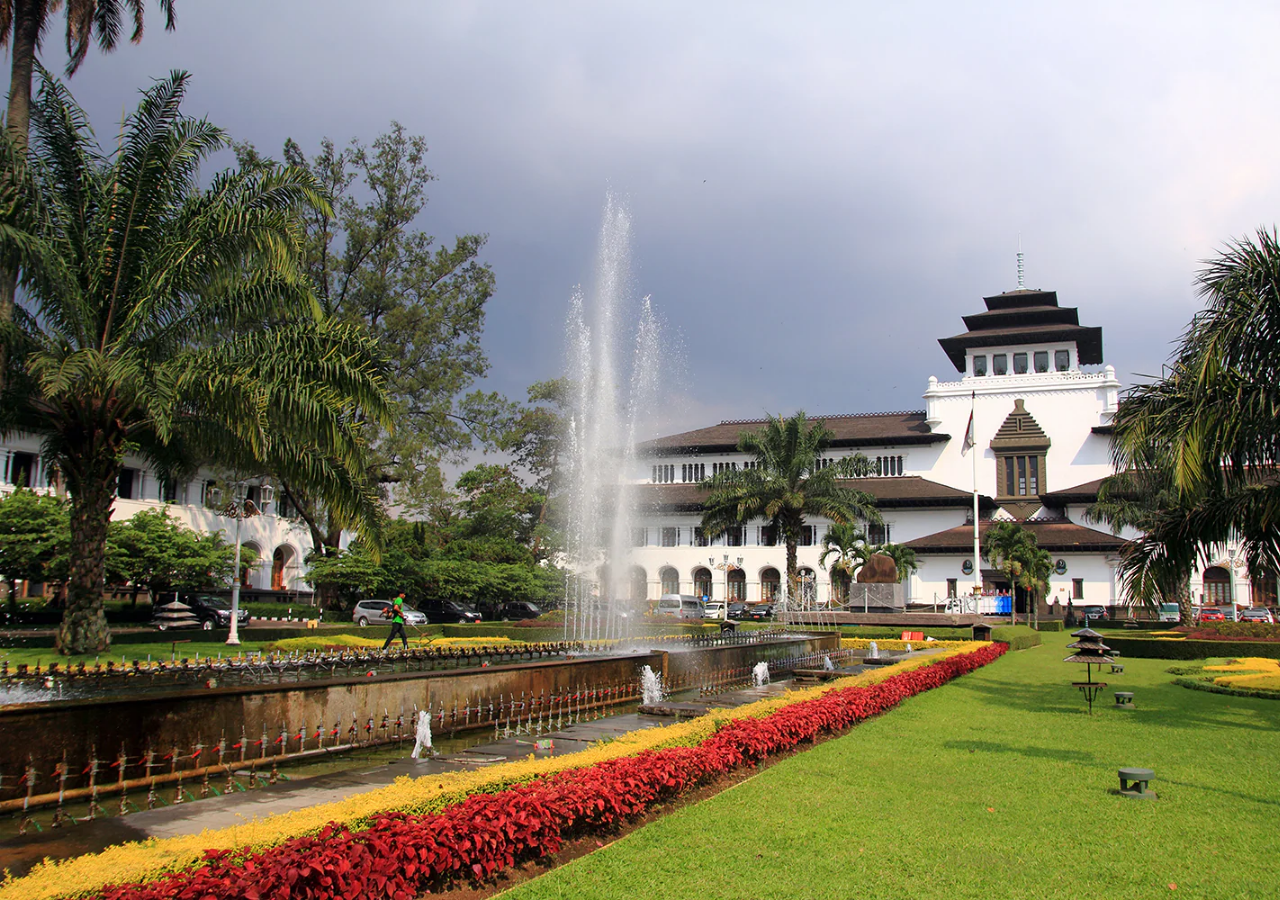
<file: pages/register.html>
<!DOCTYPE html>
<html>
<head>
	<meta http-equiv="X-UA-Compatible" content="ie=edge">
    <meta name="viewport" content="width=device-width, initial-scale=1.0">
    <meta charset="utf-8">
    <title>SRegister Page</title>
    <link rel="stylesheet" href="../css/login.css">
</head>
<body>
   <section>
        <div class="box">

            <div class="form">
                <img src="../images/logoBDG.jpg" class="user" alt="">
                <h2>Sign Up</h2>
                <form id="registerForm" action="#" method="post" enctype="multipart/form-data">
            
                    <!-- <div class="inputBx">
                        <input type="text" name="nama1"  placeholder="Nama" id="nama1"  required autofocus>
                        <img src="images/user.png" alt="">
                    </div> -->
                    <!-- <div class="inputBx">
                        <input type="text" name="email"  placeholder="Email" id="email"  required autofocus>
                        <img src="images/user.png" alt="">
                    </div> -->
                    <div class="inputBx">
                        <input type="text" name="username"  placeholder="Username" id="username"  required autofocus>
                    </div>
                    <div class="inputBx">
                        <input type="password" name="passward" id="password" placeholder="Passward"  required>
                    </div>
                    <!-- <label class="remeber"><input type="checkbox"> Remember Me</label> -->
                    <div class="inputBx" > 
                        <input  type="submit" name="submit" value="Sign Up" id="submit">
                    </div>
                </form>
                <div>
                    <!-- <span style="float: left;"><a href="#">Forgot Passward </a>
                    </span> -->
                    <span style="float:left;"><a href="../pages/loginn.html">Already have an account?</a>
                    </span>
                </div>
            </div>
        </div>
    </section>
    <script type="module" src="../js/register2.js"></script>
    <!-- <script type="text/javascript">
    	function validation() {
            let nama1 = document.getElementById("nama1").value;
		    let username = document.getElementById("username").value;
		    let pass = document.getElementById("password").value;
		    if (username != "" && pass != "" && nama1 != "") {
		        document.getElementById("submit").disabled = false;
		    } else {
		        document.getElementById("submit").disabled = true;
		    }
		}
    </script> -->
   </body>
</html>
</file>
<file: css/404wild.css>
body
{
  background-color:#141019;
  background: radial-gradient(at 50% -20%, #908392, #0d060e) fixed;
}


#handboy
{
   animation: swing ease-in-out 1.3s infinite alternate;
    transform-origin: 98% 98%;
    transform-box: fill-box;
    
}


#girllight
{
   animation: swing ease-in-out 1.3s infinite alternate;
    transform-origin: 0% 97%;
    transform-box: fill-box;
}

#hairgirl
{
    animation: swinghair ease-in-out 1.3s infinite alternate;
   transform-origin: 60% 0%;
    transform-box: fill-box;
  
}

#zero
{
  transform-origin:bottom;
  transform-box:fill-box;
  
}

/*************swing************/
@keyframes swing {
    0% { transform: rotate(10deg); }
    100% { transform: rotate(-10deg); }
}


/*************swing hair************/
@keyframes swinghair {
    0% { transform: rotate(6deg); }
    100% { transform: rotate(-6deg); }
}
</file>
<file: css/login.css>
* {
    margin: 0;
    padding: 0;
    box-sizing: border-box;
    font-family: "Poppins", sans-serif;
}

section {
    display: flex;
    justify-content: center;
    align-items: center;
    min-height: 100vh;
    background: url('../images/bandungg.webp') ;
    background-repeat: no-repeat;
    background-size: cover;

    
}

.box {
    position: relative;
    padding: 50px;
    padding-top: 0px;
    width: 360px;
    height: 480px;
    display: flex;
    transform: translateY(-800px);
    justify-content: center;
    align-items: center;
    background: rgba(255, 255, 255, 0.1);
    border-radius: 6px;
    box-shadow: 0 5px 35px rgba(0, 0, 0, 0.2);
    animation: appare 1.5s linear;
    animation-iteration-count: 1;
    animation-direction: normal;
    animation-fill-mode: forwards;
}

@keyframes appare {
    0% {
        transform: translateY(-800px);
    }
    40% {
        transform: translateY(0px);
    }
    55% {
        transform: translateY(-80px);
    }
    70% {
        transform: translateY(0px);
    }
    85% {
        transform: translateY(-40px);
    }
    100% {
        transform: translateY(0px);
    }
}

.box::after {
    content: "";
    position: absolute;
    top: 5px;
    left: 5px;
    right: 5px;
    bottom: 5px;
    border-radius: 5px;
    pointer-events: none;
    background: transparent;
}

.box .form {
    position: relative;
    width: 100%;
}

.box .form h2 {
    color: white;
    font-weight: 600;
    letter-spacing: 2px;
    margin-bottom: 30px;
    text-align: center;
    position: relative;
    top: -20px;
}

.box .form .inputBx {
    position: relative;
    width: 100%;
    margin-bottom: 20px;
    
}

.box .form .inputBx input {
    width: 100%;
    outline: none;
    border: 1px solid rgba(255, 255, 255, 0.2);
    background: transparent;
    padding: 8px 10px;
    padding-left: 35px;
    border-radius: 6px;
    color: white;
    font-size: 16px;
    font-weight: 300;
    box-shadow: inset 0 0 25px rgba(0, 0, 0, 0.2);
}

.box .form .inputBx input ::placeholder {
    color: white;
}

.box .form .inputBx input[type="submit"] {
    background: white;
    color: black;
    max-width: 260px;
    padding: 8px 24px;
    box-shadow: none;
    font-weight: 700;
    letter-spacing: 1px;
    cursor: pointer;
    font-size: 20px;
}

.box .form .inputBx input[type="submit"]:disabled {
    background: rgb(175, 175, 175);
    color: rgb(116, 116, 116);
    font-weight: 300;
    letter-spacing: 1px;
    cursor: not-allowed;
    font-size: 14px;
}

.box .form .inputBx img {
    position: absolute;
    top: 10px;
    left: 10px;
    transition: scale(0.7);
    filter: invert(1);
}

.remeber {
    position: relative;
    display: inline-block;
    color: white;
    font-weight: 300;
    margin-bottom: 10px;
    cursor: pointer;
}

.box .form p {
    color: white;
    font-weight: 300;
    font-size: 15px;
    margin-top: 5px;
}

.box .form a {
    color: white;
}

.box .form a:hover {
    color: rgb(116, 207, 108);
}

@media screen and (max-width: 400px) {
    .box {
        padding: 20px;
        width: 310px;
        height: 420px;
    }
}

.user {
    width: 100px;
    height: 100px;
    border-radius: 50%;
    display: block;
    position: relative;
    top: -70px;
    margin: auto;
    box-shadow: 0 5px 35px rgba(0, 0, 0, 0.2);
    border: 5px solid rgba(255, 255, 255, 0.1);
}

#username::placeholder {
    color: white;
}

#password::placeholder {
    color: white;
}

#nama1::placeholder {
    color: white;
}

#email::placeholder {
    color: white;
}

#error-message {
    text-align: center;
    background-color: crimson;
}
</file>
